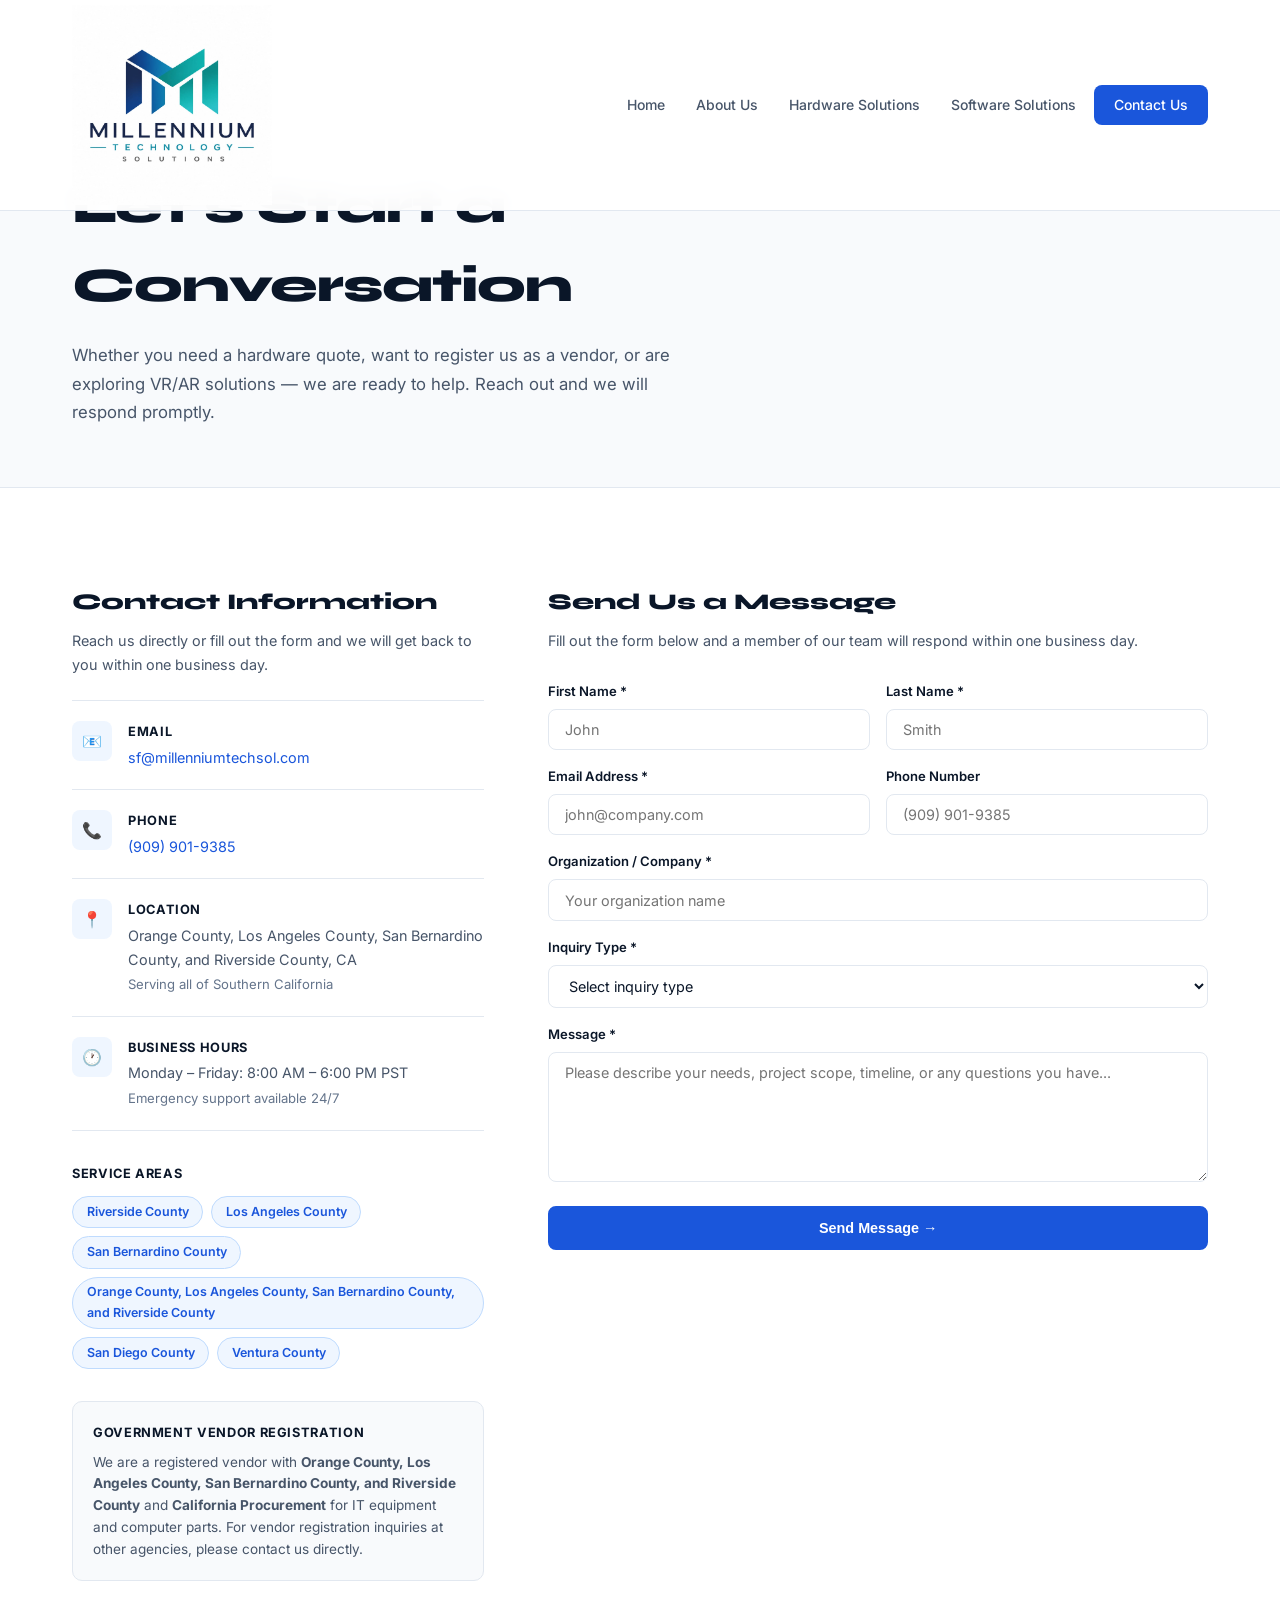
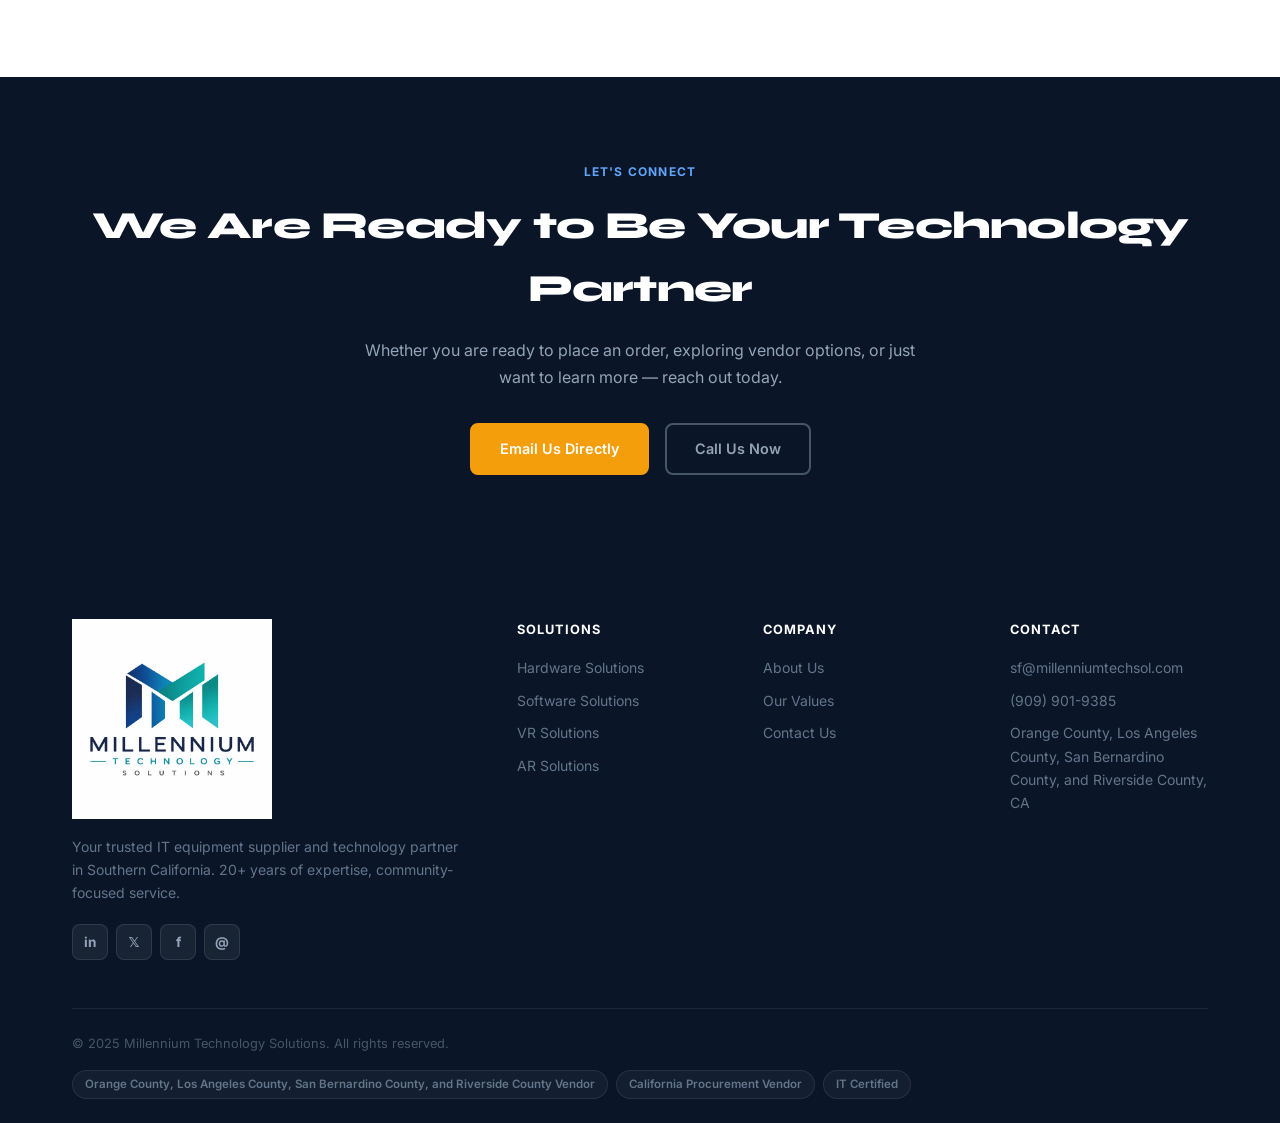
<file: contact.html>
<!DOCTYPE html>
<html lang="en">
<head>
  <meta charset="UTF-8" />
  <meta name="viewport" content="width=device-width, initial-scale=1.0" />
  <title>Contact Us | Millennium Technology Solutions</title>
  <meta name="description" content="Contact Millennium Technology Solutions for IT equipment quotes, vendor registration, VR/AR solutions, and technology services in Southern California." />
  <link rel="preconnect" href="https://fonts.googleapis.com" />
  <link rel="preconnect" href="https://fonts.gstatic.com" crossorigin />
  <link href="https://fonts.googleapis.com/css2?family=Inter:wght@400;500;600;700&family=Syne:wght@600;700;800&display=swap" rel="stylesheet" />
  <link rel="stylesheet" href="style.css" />
</head>
<body>

<nav class="navbar">
  <div class="container">
    <div class="nav-inner">
      <a href="index.html" class="nav-logo">
        <img src="logo.jpg" alt="Millennium Technology Solutions Logo" class="nav-logo-img" />
      </a>
      <ul class="nav-links">
        <li><a href="index.html">Home</a></li>
        <li><a href="about.html">About Us</a></li>
        <li class="nav-dropdown">
          <a href="hardware.html">Hardware Solutions</a>
          <div class="dropdown-menu">
            <a href="hardware.html#computers">Computers &amp; Workstations</a>
            <a href="hardware.html#networking">Networking Equipment</a>
            <a href="hardware.html#peripherals">Peripherals &amp; Accessories</a>
            <a href="hardware.html#servers">Servers &amp; Storage</a>
          </div>
        </li>
        <li class="nav-dropdown">
          <a href="software.html">Software Solutions</a>
          <div class="dropdown-menu">
            <a href="software.html#vr">Virtual Reality (VR)</a>
            <a href="software.html#ar">Augmented Reality (AR)</a>
            <a href="software.html#enterprise">Enterprise Software</a>
          </div>
        </li>
        <li><a href="contact.html" class="nav-cta active">Contact Us</a></li>
      </ul>
      <div class="nav-toggle"><span></span><span></span><span></span></div>
    </div>
  </div>
</nav>

<!-- PAGE HERO -->
<section class="page-hero">
  <div class="container">
    <span class="label">Contact Us</span>
    <h1>Let's Start a Conversation</h1>
    <p>Whether you need a hardware quote, want to register us as a vendor, or are exploring VR/AR solutions — we are ready to help. Reach out and we will respond promptly.</p>
  </div>
</section>

<!-- CONTACT SECTION -->
<section class="section">
  <div class="container">
    <div class="contact-grid">

      <!-- LEFT: Contact Info -->
      <div class="contact-info fade-up">
        <h3>Contact Information</h3>
        <p style="color:var(--slate);font-size:0.9rem;margin-bottom:0.5rem;">Reach us directly or fill out the form and we will get back to you within one business day.</p>

        <div class="contact-item">
          <div class="ci-icon">📧</div>
          <div class="ci-text">
            <strong>Email</strong>
            <span><a href="mailto:sf@millenniumtechsol.com">sf@millenniumtechsol.com</a></span>
          </div>
        </div>

        <div class="contact-item">
          <div class="ci-icon">📞</div>
          <div class="ci-text">
            <strong>Phone</strong>
            <span><a href="tel:+19099019385">(909) 901-9385</a></span>
          </div>
        </div>

        <div class="contact-item">
          <div class="ci-icon">📍</div>
          <div class="ci-text">
            <strong>Location</strong>
            <span>Orange County, Los Angeles County, San Bernardino County, and Riverside County, CA</span>
            <span style="font-size:0.82rem;color:var(--muted);">Serving all of Southern California</span>
          </div>
        </div>

        <div class="contact-item">
          <div class="ci-icon">🕐</div>
          <div class="ci-text">
            <strong>Business Hours</strong>
            <span>Monday – Friday: 8:00 AM – 6:00 PM PST</span>
            <span style="font-size:0.82rem;color:var(--muted);">Emergency support available 24/7</span>
          </div>
        </div>

        <!-- Service Areas -->
        <div style="margin-top:2rem;">
          <p style="font-size:0.8rem;font-weight:700;color:var(--navy);text-transform:uppercase;letter-spacing:0.05em;margin-bottom:0.75rem;">Service Areas</p>
          <div class="area-tags">
            <span class="area-tag">Riverside County</span>
            <span class="area-tag">Los Angeles County</span>
            <span class="area-tag">San Bernardino County</span>
            <span class="area-tag">Orange County, Los Angeles County, San Bernardino County, and Riverside County</span>
            <span class="area-tag">San Diego County</span>
            <span class="area-tag">Ventura County</span>
          </div>
        </div>

        <!-- Vendor Info -->
        <div style="margin-top:2rem;background:var(--light);border:1px solid var(--border);border-radius:10px;padding:1.25rem;">
          <p style="font-size:0.8rem;font-weight:700;color:var(--navy);text-transform:uppercase;letter-spacing:0.05em;margin-bottom:0.5rem;">Government Vendor Registration</p>
          <p style="font-size:0.85rem;color:var(--slate);line-height:1.6;">We are a registered vendor with <strong>Orange County, Los Angeles County, San Bernardino County, and Riverside County</strong> and <strong>California Procurement</strong> for IT equipment and computer parts. For vendor registration inquiries at other agencies, please contact us directly.</p>
        </div>
      </div>

      <!-- RIGHT: Contact Form -->
      <div class="contact-form-wrap fade-up fade-up-delay-2">
        <h3>Send Us a Message</h3>
        <p>Fill out the form below and a member of our team will respond within one business day.</p>
        <form action="https://formspree.io/f/xwvjwdzk" method="POST" class="contact-form">
          <div class="form-row">
            <div class="form-group">
              <label for="firstName">First Name *</label>
              <input type="text" id="firstName" name="first_name" required placeholder="John" />
            </div>
            <div class="form-group">
              <label for="lastName">Last Name *</label>
              <input type="text" id="lastName" name="last_name" required placeholder="Smith" />
            </div>
          </div>
          <div class="form-row">
            <div class="form-group">
              <label for="email">Email Address *</label>
              <input type="email" id="email" name="email" required placeholder="john@company.com" />
            </div>
            <div class="form-group">
              <label for="phone">Phone Number</label>
              <input type="tel" id="phone" name="phone" placeholder="(909) 901-9385" />
            </div>
          </div>
          <div class="form-group">
            <label for="organization">Organization / Company *</label>
            <input type="text" id="organization" name="organization" required placeholder="Your organization name" />
          </div>
          <div class="form-group">
            <label for="subject">Inquiry Type *</label>
            <select id="subject" name="type" required>
              <option value="" disabled selected>Select inquiry type</option>
              <option value="hardware">Hardware Procurement Quote</option>
              <option value="software">Software / VR / AR Solutions</option>
              <option value="vendor">Vendor Registration</option>
              <option value="government">Government Procurement</option>
              <option value="infrastructure">IT Infrastructure</option>
              <option value="other">General Inquiry</option>
            </select>
          </div>
          <div class="form-group">
            <label for="message">Message *</label>
            <textarea id="message" name="message" required placeholder="Please describe your needs, project scope, timeline, or any questions you have..."></textarea>
          </div>
          <button type="submit" class="btn btn-primary form-submit">Send Message →</button>
        </form>
        <div class="form-success" id="formSuccess">
          <p style="font-size:1.1rem;font-weight:700;color:#15803d;margin-bottom:0.5rem;">✓ Message Sent Successfully</p>
          <p style="font-size:0.9rem;color:#166534;">Thank you for reaching out. A member of our team will contact you within one business day.</p>
        </div>
      </div>

    </div>
  </div>
</section>

<!-- CTA -->
<section class="cta-banner">
  <div class="container">
    <span class="label">Let's Connect</span>
    <h2>We Are Ready to Be Your Technology Partner</h2>
    <p>Whether you are ready to place an order, exploring vendor options, or just want to learn more — reach out today.</p>
    <div class="cta-btns">
      <a href="mailto:sf@millenniumtechsol.com" class="btn btn-gold">Email Us Directly</a>
      <a href="tel:+19099019385" class="btn btn-outline">Call Us Now</a>
    </div>
  </div>
</section>

<footer class="footer">
  <div class="container">
    <div class="footer-grid">
      <div class="footer-brand">
        <a href="index.html" class="nav-logo">
          <img src="logo.jpg" alt="Millennium Technology Solutions Logo" class="nav-logo-img" />
        </a>
        <p>Your trusted IT equipment supplier and technology partner in Southern California. 20+ years of expertise, community-focused service.</p>
        <div class="footer-social">
          <a href="#" class="social-btn">in</a>
          <a href="#" class="social-btn">𝕏</a>
          <a href="#" class="social-btn">f</a>
          <a href="mailto:sf@millenniumtechsol.com" class="social-btn">@</a>
        </div>
      </div>
      <div class="footer-col">
        <h4>Solutions</h4>
        <ul class="footer-links">
          <li><a href="hardware.html">Hardware Solutions</a></li>
          <li><a href="software.html">Software Solutions</a></li>
          <li><a href="software.html#vr">VR Solutions</a></li>
          <li><a href="software.html#ar">AR Solutions</a></li>
        </ul>
      </div>
      <div class="footer-col">
        <h4>Company</h4>
        <ul class="footer-links">
          <li><a href="about.html">About Us</a></li>
          <li><a href="about.html#values">Our Values</a></li>
          <li><a href="contact.html">Contact Us</a></li>
        </ul>
      </div>
      <div class="footer-col">
        <h4>Contact</h4>
        <ul class="footer-links">
          <li><a href="mailto:sf@millenniumtechsol.com">sf@millenniumtechsol.com</a></li>
          <li><a href="tel:+19099019385">(909) 901-9385</a></li>
          <li>Orange County, Los Angeles County, San Bernardino County, and Riverside County, CA</li>
        </ul>
      </div>
    </div>
    <div class="footer-bottom">
      <p>&copy; 2025 Millennium Technology Solutions. All rights reserved.</p>
      <div class="cert-badges">
        <span class="cert-badge">Orange County, Los Angeles County, San Bernardino County, and Riverside County Vendor</span>
        <span class="cert-badge">California Procurement Vendor</span>
        <span class="cert-badge">IT Certified</span>
      </div>
    </div>
  </div>
</footer>

<script src="main.js"></script>
</body>
</html>
</file>
<file: style.css>
/* ============================================
   MILLENNIUM TECH SOLUTIONS — style.css v3
   Clean · Modern · Professional · Corporate
   ============================================ */

*, *::before, *::after { box-sizing: border-box; margin: 0; padding: 0; }

:root {
  --navy:    #0a1628;
  --blue:    #1a56db;
  --blue-lt: #3b82f6;
  --accent:  #0ea5e9;
  --slate:   #475569;
  --muted:   #64748b;
  --light:   #f8fafc;
  --border:  #e2e8f0;
  --white:   #ffffff;
  --gold:    #f59e0b;
  --radius:  8px;
  --shadow:  0 1px 3px rgba(0,0,0,.08), 0 4px 16px rgba(0,0,0,.06);
  --shadow-lg: 0 8px 32px rgba(0,0,0,.10);
  --font:    'Inter', system-ui, sans-serif;
  --font-h:  'Syne', 'Inter', sans-serif;
  --trans:   0.25s ease;
}

html { scroll-behavior: smooth; font-size: 16px; }

body {
  font-family: var(--font);
  color: var(--navy);
  background: var(--white);
  line-height: 1.65;
  -webkit-font-smoothing: antialiased;
}

img { max-width: 100%; display: block; }
a { text-decoration: none; color: inherit; }
ul { list-style: none; }

.container {
  max-width: 1200px;
  margin: 0 auto;
  padding: 0 2rem;
}

/* ---- NAVBAR ---- */
.navbar {
  position: fixed;
  top: 0; left: 0; right: 0;
  z-index: 1000;
  background: rgba(255,255,255,0.97);
  border-bottom: 1px solid var(--border);
  backdrop-filter: blur(12px);
  transition: box-shadow var(--trans);
}
.navbar.scrolled { box-shadow: 0 2px 20px rgba(0,0,0,.08); }

.nav-inner {
  display: flex;
  align-items: center;
  justify-content: space-between;
  height: 210px;
  gap: 2rem;
}

.nav-logo {
  display: flex;
  align-items: center;
  gap: 0.75rem;
  flex-shrink: 0;
}
.logo-icon {
  width: 40px; height: 40px;
  background: var(--blue);
  color: white;
  font-family: var(--font-h);
  font-weight: 800;
  font-size: 0.8rem;
  letter-spacing: 0.05em;
  border-radius: 6px;
  display: flex; align-items: center; justify-content: center;
}
.logo-text { display: flex; flex-direction: column; line-height: 1.2; }
.logo-name { font-family: var(--font-h); font-weight: 700; font-size: 0.95rem; color: var(--navy); }
.logo-sub  { font-size: 0.68rem; color: var(--muted); letter-spacing: 0.04em; text-transform: uppercase; }
.nav-logo-img { height: 200px; width: auto; max-width: 500px; display: block; object-fit: contain; flex-shrink: 0; }

.nav-links {
  display: flex;
  align-items: center;
  gap: 0.25rem;
}
.nav-links li { position: relative; }
.nav-links a {
  display: block;
  padding: 0.5rem 0.85rem;
  font-size: 0.875rem;
  font-weight: 500;
  color: var(--slate);
  border-radius: var(--radius);
  transition: color var(--trans), background var(--trans);
}
.nav-links a:hover, .nav-links a.active { color: var(--blue); background: #eff6ff; }

.nav-cta {
  background: var(--blue) !important;
  color: white !important;
  padding: 0.5rem 1.25rem !important;
  border-radius: var(--radius) !important;
}
.nav-cta:hover { background: #1d4ed8 !important; }
.nav-cta.active { background: var(--blue) !important; }

/* Dropdown */
.nav-dropdown { position: relative; }
.dropdown-menu {
  position: absolute;
  top: calc(100% + 8px);
  left: 0;
  background: white;
  border: 1px solid var(--border);
  border-radius: var(--radius);
  box-shadow: var(--shadow-lg);
  min-width: 220px;
  padding: 0.5rem;
  opacity: 0;
  pointer-events: none;
  transform: translateY(-6px);
  transition: opacity var(--trans), transform var(--trans);
  z-index: 100;
}
.nav-dropdown:hover .dropdown-menu {
  opacity: 1;
  pointer-events: all;
  transform: translateY(0);
}
.dropdown-menu a {
  display: block;
  padding: 0.6rem 0.85rem;
  font-size: 0.85rem;
  color: var(--slate);
  border-radius: 6px;
}
.dropdown-menu a:hover { background: #f1f5f9; color: var(--blue); }

/* Mobile toggle */
.nav-toggle {
  display: none;
  flex-direction: column;
  gap: 5px;
  cursor: pointer;
  padding: 4px;
}
.nav-toggle span {
  display: block;
  width: 22px; height: 2px;
  background: var(--navy);
  border-radius: 2px;
  transition: var(--trans);
}

/* ---- BUTTONS ---- */
.btn {
  display: inline-flex;
  align-items: center;
  gap: 0.4rem;
  padding: 0.75rem 1.75rem;
  border-radius: var(--radius);
  font-size: 0.9rem;
  font-weight: 600;
  cursor: pointer;
  transition: all var(--trans);
  border: 2px solid transparent;
  white-space: nowrap;
}
.btn-primary {
  background: var(--blue);
  color: white;
  border-color: var(--blue);
}
.btn-primary:hover { background: #1d4ed8; border-color: #1d4ed8; transform: translateY(-1px); box-shadow: 0 4px 16px rgba(26,86,219,.3); }

.btn-outline {
  background: transparent;
  color: var(--blue);
  border-color: var(--blue);
}
.btn-outline:hover { background: #eff6ff; transform: translateY(-1px); }

.btn-dark {
  background: var(--navy);
  color: white;
  border-color: var(--navy);
}
.btn-dark:hover { background: #0f2040; transform: translateY(-1px); }

.btn-gold {
  background: var(--gold);
  color: white;
  border-color: var(--gold);
}
.btn-gold:hover { background: #d97706; transform: translateY(-1px); }

/* ---- LABELS / TAGS ---- */
.label {
  display: inline-block;
  font-size: 0.75rem;
  font-weight: 700;
  letter-spacing: 0.1em;
  text-transform: uppercase;
  color: var(--blue);
  margin-bottom: 0.75rem;
}

.divider {
  width: 48px; height: 3px;
  background: var(--blue);
  border-radius: 2px;
  margin: 1rem auto;
}

/* ---- SCROLL ANIMATIONS ---- */
.fade-up {
  opacity: 0;
  transform: translateY(28px);
  transition: opacity 0.6s ease, transform 0.6s ease;
}
.fade-up.visible { opacity: 1; transform: translateY(0); }
.fade-up-delay-1 { transition-delay: 0.1s; }
.fade-up-delay-2 { transition-delay: 0.2s; }
.fade-up-delay-3 { transition-delay: 0.3s; }
.fade-up-delay-4 { transition-delay: 0.4s; }
.fade-up-delay-5 { transition-delay: 0.5s; }

/* ---- HERO ---- */
.hero-full-width {
  text-align: center;
  width: 100%;
  margin-bottom: 4rem;
  position: relative;
  z-index: 2;
}
.hero-company-name {
  font-family: var(--font-h);
  font-size: clamp(2.5rem, 7.5vw, 5.5rem);
  font-weight: 900;
  color: var(--blue);
  line-height: 1.0;
  margin-bottom: 1.5rem;
  letter-spacing: -0.04em;
  text-transform: uppercase;
  background: linear-gradient(135deg, var(--blue) 0%, var(--navy) 100%);
  -webkit-background-clip: text;
  -webkit-text-fill-color: transparent;
  filter: drop-shadow(0 4px 6px rgba(0,0,0,0.1));
  width: 100%;
  display: block;
}
.hero {
  padding: 230px 0 80px;
  background: var(--white);
  position: relative;
  overflow: hidden;
}
.hero::before {
  content: '';
  position: absolute;
  top: 0; right: 0;
  width: 55%;
  height: 100%;
  background: linear-gradient(135deg, #f0f7ff 0%, #e8f4fd 100%);
  clip-path: polygon(8% 0, 100% 0, 100% 100%, 0% 100%);
  z-index: 0;
}

.hero-inner {
  display: grid;
  grid-template-columns: 1fr 1fr;
  gap: 4rem;
  align-items: center;
  position: relative;
  z-index: 1;
}

.hero-badge {
  display: inline-flex;
  align-items: center;
  gap: 0.5rem;
  background: #eff6ff;
  color: var(--blue);
  font-size: 0.78rem;
  font-weight: 600;
  letter-spacing: 0.06em;
  text-transform: uppercase;
  padding: 0.4rem 1rem;
  border-radius: 100px;
  border: 1px solid #bfdbfe;
  margin-bottom: 1.5rem;
}
.hero-badge::before { content: '●'; font-size: 0.5rem; color: #22c55e; }

.hero-content h1 {
  font-family: var(--font-h);
  font-size: clamp(1.8rem, 3.5vw, 2.8rem);
  font-weight: 800;
  line-height: 1.12;
  color: var(--navy);
  margin-bottom: 1.25rem;
  letter-spacing: -0.02em;
}
.hero-content h1 .accent { color: var(--blue); }

.hero-desc {
  font-size: 1.05rem;
  color: var(--slate);
  line-height: 1.7;
  margin-bottom: 2rem;
  max-width: 520px;
}

.hero-btns {
  display: flex;
  gap: 1rem;
  flex-wrap: wrap;
  margin-bottom: 2.5rem;
}

.hero-stats {
  display: grid;
  grid-template-columns: repeat(4, 1fr);
  gap: 1rem;
  padding-top: 2rem;
  border-top: 1px solid var(--border);
}
.stat-item { text-align: left; }
.stat-num {
  font-family: var(--font-h);
  font-size: 1.6rem;
  font-weight: 800;
  color: var(--navy);
  line-height: 1;
  margin-bottom: 0.25rem;
}
.stat-num span { color: var(--blue); }
.stat-label { font-size: 0.75rem; color: var(--muted); font-weight: 500; text-transform: uppercase; letter-spacing: 0.05em; }

.hero-image {
  position: relative;
  z-index: 1;
}
.hero-image img {
  width: 100%;
  border-radius: 12px;
  box-shadow: var(--shadow-lg);
  object-fit: cover;
  height: 480px;
}
.hero-img-badge {
  position: absolute;
  bottom: -20px;
  left: -20px;
  background: white;
  border: 1px solid var(--border);
  border-radius: 10px;
  padding: 1rem 1.25rem;
  box-shadow: var(--shadow-lg);
  display: flex;
  align-items: center;
  gap: 0.75rem;
}
.hib-icon { font-size: 1.5rem; }
.hib-text strong { display: block; font-size: 0.85rem; font-weight: 700; color: var(--navy); }
.hib-text span { font-size: 0.75rem; color: var(--muted); }

/* ---- LOGOS STRIP ---- */
.logos-strip {
  padding: 2.5rem 0;
  border-top: 1px solid var(--border);
  border-bottom: 1px solid var(--border);
  background: var(--light);
}
.logos-label {
  text-align: center;
  font-size: 0.75rem;
  font-weight: 600;
  letter-spacing: 0.08em;
  text-transform: uppercase;
  color: var(--muted);
  margin-bottom: 1.25rem;
}
.logos-row {
  display: flex;
  align-items: center;
  justify-content: center;
  gap: 2.5rem;
  flex-wrap: wrap;
}
.logo-item {
  font-size: 0.75rem;
  font-weight: 700;
  letter-spacing: 0.1em;
  text-transform: uppercase;
  color: #94a3b8;
  transition: color var(--trans);
}
.logo-item:hover { color: var(--slate); }

/* ---- SECTIONS ---- */
.section { padding: 96px 0; }
.section-alt { background: var(--light); }

.section-header {
  text-align: center;
  max-width: 640px;
  margin: 0 auto 4rem;
}
.section-header h2 {
  font-family: var(--font-h);
  font-size: clamp(1.75rem, 3vw, 2.5rem);
  font-weight: 800;
  color: var(--navy);
  letter-spacing: -0.02em;
  margin-bottom: 0.75rem;
}
.section-header p { color: var(--slate); font-size: 1rem; line-height: 1.7; }

/* ---- SERVICE CARDS ---- */
.services-grid {
  display: grid;
  grid-template-columns: repeat(3, 1fr);
  gap: 1.5rem;
}
.service-card {
  background: white;
  border: 1px solid var(--border);
  border-radius: 12px;
  padding: 2rem;
  transition: box-shadow var(--trans), transform var(--trans), border-color var(--trans);
}
.service-card:hover {
  box-shadow: var(--shadow-lg);
  transform: translateY(-4px);
  border-color: #bfdbfe;
}
.service-icon { font-size: 2rem; margin-bottom: 1rem; }
.service-card h3 {
  font-family: var(--font-h);
  font-size: 1.05rem;
  font-weight: 700;
  color: var(--navy);
  margin-bottom: 0.6rem;
}
.service-card p { font-size: 0.9rem; color: var(--slate); line-height: 1.65; margin-bottom: 1.25rem; }
.service-link { font-size: 0.85rem; font-weight: 600; color: var(--blue); }
.service-link:hover { text-decoration: underline; }

/* ---- WHY US ---- */
.why-grid {
  display: grid;
  grid-template-columns: 1fr 1fr;
  gap: 5rem;
  align-items: center;
}
.why-image { position: relative; }
.why-image img {
  width: 100%;
  border-radius: 12px;
  object-fit: cover;
  height: 480px;
  box-shadow: var(--shadow-lg);
}
.why-badge {
  position: absolute;
  bottom: -20px; right: -20px;
  background: var(--blue);
  color: white;
  border-radius: 10px;
  padding: 1.25rem 1.5rem;
  text-align: center;
  box-shadow: 0 8px 24px rgba(26,86,219,.35);
}
.why-badge-num { font-family: var(--font-h); font-size: 2rem; font-weight: 800; line-height: 1; }
.why-badge-text { font-size: 0.75rem; font-weight: 600; opacity: 0.85; margin-top: 0.25rem; }

.why-content h2 {
  font-family: var(--font-h);
  font-size: clamp(1.6rem, 2.5vw, 2.2rem);
  font-weight: 800;
  color: var(--navy);
  letter-spacing: -0.02em;
  margin-bottom: 1rem;
}
.why-content > p { color: var(--slate); margin-bottom: 2rem; line-height: 1.7; }

.why-list { display: flex; flex-direction: column; gap: 1.25rem; }
.why-item { display: flex; gap: 1rem; align-items: flex-start; }
.why-item-icon {
  width: 40px; height: 40px;
  background: #eff6ff;
  border-radius: 8px;
  display: flex; align-items: center; justify-content: center;
  font-size: 1.1rem;
  flex-shrink: 0;
}
.why-item-text h4 { font-size: 0.95rem; font-weight: 700; color: var(--navy); margin-bottom: 0.25rem; }
.why-item-text p { font-size: 0.875rem; color: var(--slate); line-height: 1.6; }

/* ---- INDUSTRIES ---- */
.industries-grid {
  display: grid;
  grid-template-columns: repeat(3, 1fr);
  gap: 1.5rem;
}
.industry-card {
  background: white;
  border: 1px solid var(--border);
  border-radius: 12px;
  padding: 1.75rem;
  display: flex;
  align-items: flex-start;
  gap: 1rem;
  transition: box-shadow var(--trans), transform var(--trans);
}
.industry-card:hover { box-shadow: var(--shadow-lg); transform: translateY(-3px); }
.industry-icon {
  font-size: 1.75rem;
  width: 48px; height: 48px;
  background: #f0f7ff;
  border-radius: 8px;
  display: flex; align-items: center; justify-content: center;
  flex-shrink: 0;
}
.industry-card h4 { font-size: 0.95rem; font-weight: 700; color: var(--navy); margin-bottom: 0.3rem; }
.industry-card p { font-size: 0.82rem; color: var(--muted); }

/* ---- CTA BANNER ---- */
.cta-banner {
  background: var(--navy);
  padding: 80px 0;
  text-align: center;
}
.cta-banner .label { color: #60a5fa; }
.cta-banner h2 {
  font-family: var(--font-h);
  font-size: clamp(1.75rem, 3vw, 2.5rem);
  font-weight: 800;
  color: white;
  letter-spacing: -0.02em;
  margin-bottom: 1rem;
}
.cta-banner p { color: #94a3b8; font-size: 1rem; max-width: 560px; margin: 0 auto 2rem; line-height: 1.7; }
.cta-btns { display: flex; gap: 1rem; justify-content: center; flex-wrap: wrap; }
.cta-banner .btn-outline { border-color: #475569; color: #94a3b8; }
.cta-banner .btn-outline:hover { border-color: white; color: white; background: transparent; }

/* ---- PAGE HERO ---- */
.page-hero {
  padding: 130px 0 60px;
  background: var(--light);
  border-bottom: 1px solid var(--border);
}
.page-hero h1 {
  font-family: var(--font-h);
  font-size: clamp(2rem, 4vw, 3rem);
  font-weight: 800;
  color: var(--navy);
  letter-spacing: -0.02em;
  margin-bottom: 1rem;
  max-width: 700px;
}
.page-hero p { color: var(--slate); font-size: 1.05rem; max-width: 600px; line-height: 1.7; }

/* ---- TIMELINE ---- */
.timeline { position: relative; padding-left: 2rem; }
.timeline::before {
  content: '';
  position: absolute;
  left: 0; top: 8px; bottom: 8px;
  width: 2px;
  background: var(--border);
}
.timeline-item {
  position: relative;
  padding-bottom: 2.5rem;
  padding-left: 1.5rem;
}
.timeline-item::before {
  content: '';
  position: absolute;
  left: -2.35rem; top: 8px;
  width: 12px; height: 12px;
  background: var(--blue);
  border: 3px solid white;
  border-radius: 50%;
  box-shadow: 0 0 0 2px var(--blue);
}
.timeline-year {
  display: inline-block;
  background: #eff6ff;
  color: var(--blue);
  font-size: 0.78rem;
  font-weight: 700;
  letter-spacing: 0.06em;
  padding: 0.25rem 0.75rem;
  border-radius: 100px;
  margin-bottom: 0.6rem;
}
.timeline-item h3 { font-size: 1rem; font-weight: 700; color: var(--navy); margin-bottom: 0.4rem; }
.timeline-item p { font-size: 0.88rem; color: var(--slate); line-height: 1.65; }

/* ---- VALUES ---- */
.values-grid {
  display: grid;
  grid-template-columns: repeat(4, 1fr);
  gap: 1.5rem;
}
.value-card {
  background: white;
  border: 1px solid var(--border);
  border-radius: 12px;
  padding: 2rem 1.5rem;
  transition: box-shadow var(--trans), transform var(--trans);
}
.value-card:hover { box-shadow: var(--shadow-lg); transform: translateY(-4px); }
.value-num {
  font-family: var(--font-h);
  font-size: 2.5rem;
  font-weight: 800;
  color: #e2e8f0;
  line-height: 1;
  margin-bottom: 0.75rem;
}
.value-card h3 { font-size: 1rem; font-weight: 700; color: var(--navy); margin-bottom: 0.5rem; }
.value-card p { font-size: 0.875rem; color: var(--slate); line-height: 1.65; }

/* ---- CARDS (generic) ---- */
.cards-grid {
  display: grid;
  grid-template-columns: repeat(3, 1fr);
  gap: 1.5rem;
}
.card {
  background: white;
  border: 1px solid var(--border);
  border-radius: 12px;
  padding: 2rem;
  transition: box-shadow var(--trans), transform var(--trans);
}
.card:hover { box-shadow: var(--shadow-lg); transform: translateY(-4px); }
.card-icon { font-size: 1.75rem; margin-bottom: 1rem; }
.card h3 { font-size: 1rem; font-weight: 700; color: var(--navy); margin-bottom: 0.5rem; }
.card p { font-size: 0.875rem; color: var(--slate); line-height: 1.65; }

/* ---- HARDWARE PAGE ---- */
.hw-hero-img {
  width: 100%;
  border-radius: 12px;
  overflow: hidden;
  margin-bottom: 5rem;
  box-shadow: var(--shadow-lg);
}
.hw-hero-img img { width: 100%; height: 340px; object-fit: cover; }

.product-section { margin-bottom: 5rem; }
.product-section > div:first-child { margin-bottom: 2rem; }
.product-section h2 {
  font-family: var(--font-h);
  font-size: 1.75rem;
  font-weight: 800;
  color: var(--navy);
  letter-spacing: -0.02em;
  margin-bottom: 0.5rem;
}
.product-section > div:first-child p { color: var(--slate); max-width: 640px; }

.product-grid {
  display: grid;
  grid-template-columns: repeat(4, 1fr);
  gap: 1.25rem;
}
.product-card {
  background: white;
  border: 1px solid var(--border);
  border-radius: 10px;
  padding: 1.5rem;
  transition: box-shadow var(--trans), transform var(--trans), border-color var(--trans);
}
.product-card:hover { box-shadow: var(--shadow); transform: translateY(-3px); border-color: #bfdbfe; }
.product-card-icon { font-size: 1.5rem; margin-bottom: 0.75rem; }
.product-card h4 { font-size: 0.9rem; font-weight: 700; color: var(--navy); margin-bottom: 0.4rem; }
.product-card p { font-size: 0.82rem; color: var(--muted); line-height: 1.6; }

.brands-grid {
  display: flex;
  flex-wrap: wrap;
  gap: 0.75rem;
}
.brand-tag {
  background: white;
  border: 1px solid var(--border);
  color: var(--slate);
  font-size: 0.8rem;
  font-weight: 600;
  padding: 0.4rem 1rem;
  border-radius: 100px;
  transition: border-color var(--trans), color var(--trans);
}
.brand-tag:hover { border-color: var(--blue); color: var(--blue); }

.process-steps {
  display: grid;
  grid-template-columns: repeat(4, 1fr);
  gap: 1.5rem;
  position: relative;
}
.process-steps::before {
  content: '';
  position: absolute;
  top: 28px; left: 10%; right: 10%;
  height: 2px;
  background: var(--border);
  z-index: 0;
}
.process-step {
  text-align: center;
  position: relative;
  z-index: 1;
}
.step-num {
  width: 56px; height: 56px;
  background: var(--blue);
  color: white;
  font-family: var(--font-h);
  font-size: 1.2rem;
  font-weight: 800;
  border-radius: 50%;
  display: flex; align-items: center; justify-content: center;
  margin: 0 auto 1rem;
  box-shadow: 0 4px 16px rgba(26,86,219,.3);
}
.process-step h3 { font-size: 0.95rem; font-weight: 700; color: var(--navy); margin-bottom: 0.4rem; }
.process-step p { font-size: 0.82rem; color: var(--muted); line-height: 1.6; }

/* ---- SOFTWARE PAGE ---- */
.solution-block {
  background: white;
  border: 1px solid var(--border);
  border-radius: 12px;
  padding: 2.5rem;
  margin-bottom: 2rem;
}
.solution-header {
  display: flex;
  align-items: center;
  gap: 1rem;
  margin-bottom: 1.5rem;
}
.solution-icon {
  font-size: 2rem;
  width: 56px; height: 56px;
  background: #eff6ff;
  border-radius: 10px;
  display: flex; align-items: center; justify-content: center;
  flex-shrink: 0;
}
.solution-header h2 {
  font-family: var(--font-h);
  font-size: 1.5rem;
  font-weight: 800;
  color: var(--navy);
  letter-spacing: -0.02em;
}
.sw-hero-split {
  display: grid;
  grid-template-columns: 1fr 1fr;
  gap: 3rem;
  align-items: center;
  margin-bottom: 2rem;
}
.sw-hero-split p { color: var(--slate); line-height: 1.7; font-size: 0.95rem; }
.sw-img img { width: 100%; border-radius: 10px; object-fit: cover; height: 280px; box-shadow: var(--shadow); }

.feature-list { padding-left: 0; }
.feature-list li {
  font-size: 0.875rem;
  color: var(--slate);
  padding: 0.35rem 0 0.35rem 1.5rem;
  position: relative;
}
.feature-list li::before {
  content: '✓';
  position: absolute;
  left: 0;
  color: var(--blue);
  font-weight: 700;
}

/* ---- CONTACT PAGE ---- */
.contact-grid {
  display: grid;
  grid-template-columns: 1fr 1.6fr;
  gap: 4rem;
  align-items: start;
}
.contact-info h3, .contact-form-wrap h3 {
  font-family: var(--font-h);
  font-size: 1.4rem;
  font-weight: 800;
  color: var(--navy);
  margin-bottom: 0.5rem;
}
.contact-form-wrap > p { color: var(--slate); font-size: 0.9rem; margin-bottom: 1.75rem; }

.contact-item {
  display: flex;
  align-items: flex-start;
  gap: 1rem;
  padding: 1.25rem 0;
  border-bottom: 1px solid var(--border);
}
.contact-item:first-of-type { border-top: 1px solid var(--border); margin-top: 1.5rem; }
.ci-icon {
  width: 40px; height: 40px;
  background: #eff6ff;
  border-radius: 8px;
  display: flex; align-items: center; justify-content: center;
  font-size: 1rem;
  flex-shrink: 0;
}
.ci-text { display: flex; flex-direction: column; gap: 0.2rem; }
.ci-text strong { font-size: 0.8rem; font-weight: 700; color: var(--navy); text-transform: uppercase; letter-spacing: 0.05em; }
.ci-text span { font-size: 0.9rem; color: var(--slate); }
.ci-text a { color: var(--blue); }
.ci-text a:hover { text-decoration: underline; }

.area-tags { display: flex; flex-wrap: wrap; gap: 0.5rem; }
.area-tag {
  background: #eff6ff;
  color: var(--blue);
  font-size: 0.78rem;
  font-weight: 600;
  padding: 0.3rem 0.85rem;
  border-radius: 100px;
  border: 1px solid #bfdbfe;
}

/* Form */
.form-row { display: grid; grid-template-columns: 1fr 1fr; gap: 1rem; }
.form-group { display: flex; flex-direction: column; gap: 0.4rem; margin-bottom: 1rem; }
.form-group label { font-size: 0.82rem; font-weight: 600; color: var(--navy); }
.form-group input,
.form-group select,
.form-group textarea {
  padding: 0.7rem 1rem;
  border: 1.5px solid var(--border);
  border-radius: var(--radius);
  font-size: 0.9rem;
  font-family: var(--font);
  color: var(--navy);
  background: white;
  transition: border-color var(--trans), box-shadow var(--trans);
  outline: none;
}
.form-group input:focus,
.form-group select:focus,
.form-group textarea:focus {
  border-color: var(--blue);
  box-shadow: 0 0 0 3px rgba(26,86,219,.1);
}
.form-group textarea { min-height: 130px; resize: vertical; }
.form-submit { width: 100%; justify-content: center; margin-top: 0.5rem; }
.form-success { display: none; padding: 1.5rem; background: #f0fdf4; border: 1px solid #bbf7d0; border-radius: var(--radius); text-align: center; }

/* ---- FOOTER ---- */
.footer {
  background: var(--navy);
  padding: 64px 0 0;
}
.footer-grid {
  display: grid;
  grid-template-columns: 2fr 1fr 1fr 1fr;
  gap: 3rem;
  padding-bottom: 3rem;
  border-bottom: 1px solid rgba(255,255,255,.08);
}
.footer-brand .nav-logo { margin-bottom: 1rem; }
.footer-brand .logo-name { color: white; }
.footer-brand .logo-sub { color: #64748b; }
.footer-brand p { font-size: 0.875rem; color: #64748b; line-height: 1.65; margin-bottom: 1.25rem; }

.footer-social { display: flex; gap: 0.5rem; }
.social-btn {
  width: 36px; height: 36px;
  background: rgba(255,255,255,.06);
  border: 1px solid rgba(255,255,255,.1);
  border-radius: 8px;
  color: #94a3b8;
  font-size: 0.85rem;
  font-weight: 700;
  display: flex; align-items: center; justify-content: center;
  transition: background var(--trans), color var(--trans);
}
.social-btn:hover { background: var(--blue); color: white; border-color: var(--blue); }

.footer-col h4 { font-size: 0.8rem; font-weight: 700; color: white; letter-spacing: 0.08em; text-transform: uppercase; margin-bottom: 1rem; }
.footer-links { display: flex; flex-direction: column; gap: 0.6rem; }
.footer-links a { font-size: 0.875rem; color: #64748b; transition: color var(--trans); }
.footer-links a:hover { color: #94a3b8; }
.footer-links li { font-size: 0.875rem; color: #64748b; }

.footer-bottom {
  display: flex;
  align-items: center;
  justify-content: space-between;
  padding: 1.5rem 0;
  flex-wrap: wrap;
  gap: 1rem;
}
.footer-bottom p { font-size: 0.8rem; color: #475569; }
.cert-badges { display: flex; gap: 0.5rem; flex-wrap: wrap; }
.cert-badge {
  font-size: 0.72rem;
  font-weight: 600;
  color: #64748b;
  background: rgba(255,255,255,.04);
  border: 1px solid rgba(255,255,255,.08);
  padding: 0.25rem 0.75rem;
  border-radius: 100px;
}

/* ---- RESPONSIVE ---- */
@media (max-width: 1024px) {
  .hero-inner { grid-template-columns: 1fr; }
  .hero::before { display: none; }
  .hero-image { display: none; }
  .hero-stats { grid-template-columns: repeat(2, 1fr); }
  .why-grid { grid-template-columns: 1fr; }
  .why-image { display: none; }
  .values-grid { grid-template-columns: repeat(2, 1fr); }
  .footer-grid { grid-template-columns: 1fr 1fr; }
}

@media (max-width: 768px) {
  .nav-links { display: none; flex-direction: column; position: absolute; top: 70px; left: 0; right: 0; background: white; border-bottom: 1px solid var(--border); padding: 1rem; gap: 0.25rem; box-shadow: var(--shadow-lg); }
  .nav-links.open { display: flex; }
  .nav-toggle { display: flex; }
  .dropdown-menu { position: static; opacity: 1; pointer-events: all; transform: none; box-shadow: none; border: none; background: #f8fafc; margin-top: 0.25rem; }
  .services-grid { grid-template-columns: 1fr; }
  .industries-grid { grid-template-columns: 1fr 1fr; }
  .product-grid { grid-template-columns: 1fr 1fr; }
  .process-steps { grid-template-columns: 1fr 1fr; }
  .process-steps::before { display: none; }
  .contact-grid { grid-template-columns: 1fr; }
  .sw-hero-split { grid-template-columns: 1fr; }
  .form-row { grid-template-columns: 1fr; }
  .footer-grid { grid-template-columns: 1fr; }
  .hero-stats { grid-template-columns: repeat(2, 1fr); }
  .cards-grid { grid-template-columns: 1fr; }
  .values-grid { grid-template-columns: 1fr 1fr; }
}

@media (max-width: 480px) {
  .container { padding: 0 1.25rem; }
  .hero { padding: 110px 0 60px; }
  .industries-grid { grid-template-columns: 1fr; }
  .product-grid { grid-template-columns: 1fr; }
  .process-steps { grid-template-columns: 1fr; }
  .values-grid { grid-template-columns: 1fr; }
  .hero-btns { flex-direction: column; }
  .cta-btns { flex-direction: column; align-items: center; }
}
</file>
